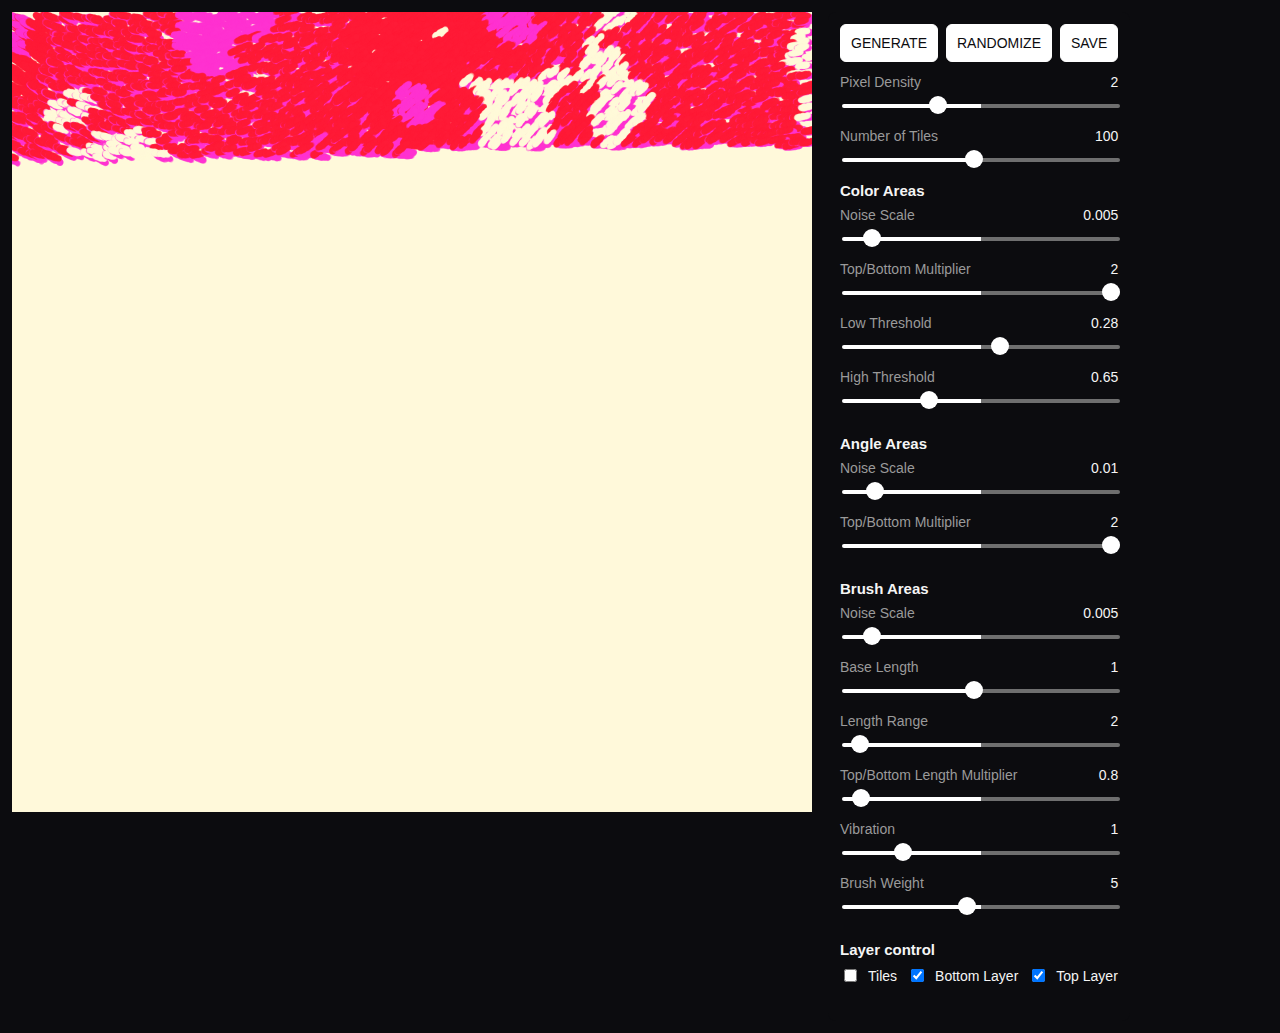
<file: index.html>
<!DOCTYPE html>
<html lang="en">
  <head>
    <meta charset="utf-8" />
    <meta name="viewport" content="width=device-width, initial-scale=1.0">

    <title>EndoMento</title>

    <link rel="icon" type="image/svg+xml" href="favicon.svg">

    <link rel="stylesheet" type="text/css" href="style.css">

    <script src="libraries/p5.min.js"></script>
    <script src="libraries/p5.sound.min.js"></script>
    <script src="libraries/p5.brush.js"></script>
  </head>

  <body>
    <script src="interactive.js"></script>
    <script src="controls.js"></script>
  </body>
</html>
</file>
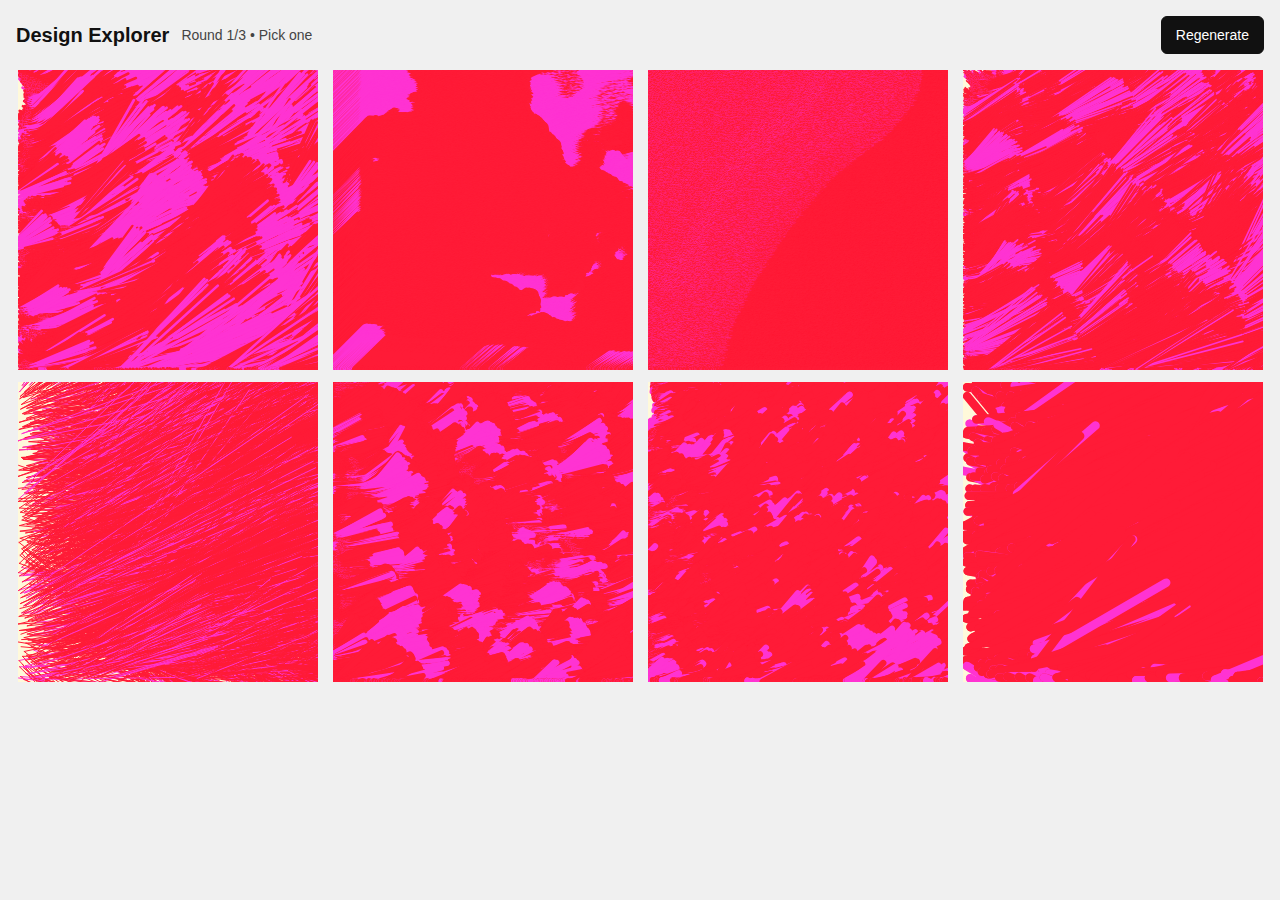
<file: doe.html>
<!DOCTYPE html>
<html lang="en">
  <head>
    <meta charset="utf-8" />
    <meta name="viewport" content="width=device-width, initial-scale=1.0">
    <title>DoE Explorer</title>
    <link rel="stylesheet" href="doe.css">
    <script src="libraries/p5.min.js"></script>
    <script src="libraries/p5.brush.static.js"></script>
  </head>
  <body>
    <div id="app">
      <header>
        <h1>Design Explorer</h1>
        <div id="status"></div>
        <div id="actions">
          <button id="regen">Regenerate</button>
        </div>
      </header>
      <div id="grid" class="grid"></div>
      <div id="final-actions" class="final-actions" style="display: none;">
        <button id="restart-all">Start Over</button>
        <button id="generate-full">Generate Full Resolution</button>
      </div>
    </div>
    <script src="doe.js"></script>
  </body>
</html>
</file>
<file: style.css>
html, body {
  margin: 0;
  padding: 0;
}

body {
  display: flex;
  align-items: flex-start;
  gap: 16px;
  padding: 12px;
  font-family: "Helvetica Neue", Arial, sans-serif;
  background: #0c0c0f;
  color: #f5f5f5;
  box-sizing: border-box;
}

canvas {
  display: block;
  flex-shrink: 0;
  order: 1;
}

#controls-panel {
  order: 2;
  min-width: 264px;
  padding: 12px;
  border: none;
  border-radius: 8px;
  background: #0c0c0f;
  box-shadow: none;
}

#instructions {
  order: 3;
  align-self: flex-start;
  margin-top: 64px;
  margin-left: 16px;
  color: #f5f5f5;
  font-size: 15px;
  line-height: 1.4;
  max-width: 320px;
  background: none;
  padding: 0;
}

#instructions ul {
  margin: 0;
  padding-left: 0;
  list-style: none;
}

#instructions li {
  margin-bottom: 8px;
}

#instructions li::before {
  content: "\2665";
  color: #f5f5f5;
  margin-right: 6px;
}

#controls-panel h2 {
  margin: 0 0 8px;
  font-size: 18px;
}

#controls-panel h3 {
  margin: 0 0 8px;
  font-size: 15px;
  color: #f5f5f5;
}

.control-note {
  margin: 0 0 12px;
  font-size: 13px;
  color: #dcdcdc;
}

.control-group {
  margin-bottom: 6px;
}

.toggle-row {
  display: flex;
  gap: 10px;
  margin-bottom: 14px;
  flex-wrap: nowrap;
  align-items: center;
}

.panel-section {
  margin-bottom: 18px;
}

.control-checkbox {
  display: flex;
  align-items: center;
  gap: 8px;
  font-size: 14px;
}

.control-row {
  display: flex;
  justify-content: space-between;
  align-items: center;
  margin-bottom: 2px;
  font-size: 14px;
}

.control-row label {
  color: #9a9a9a;
}

.control-value {
  font-variant-numeric: tabular-nums;
  color: #f5f5f5;
}

input[type="range"] {
  width: 100%;
  --val: 50%;
  --track-fill: #ffffff;
  --track-rest: #6f6f6f;
  background: transparent;
  -webkit-appearance: none;
  appearance: none;
  height: 24px;
}

input[type="range"]::-webkit-slider-runnable-track {
  height: 4px;
  background: linear-gradient(to right, var(--track-fill) 0%, var(--track-fill) var(--val), var(--track-rest) var(--val), var(--track-rest) 100%);
  border: none;
  border-radius: 2px;
}

input[type="range"]::-webkit-slider-thumb {
  -webkit-appearance: none;
  appearance: none;
  margin-top: -8px;
  width: 18px;
  height: 18px;
  border-radius: 50%;
  background: #ffffff;
  border: none;
  box-shadow: none;
}

input[type="range"]::-moz-range-track {
  height: 4px;
  background: linear-gradient(to right, var(--track-fill) 0%, var(--track-fill) var(--val), var(--track-rest) var(--val), var(--track-rest) 100%);
  border: none;
  border-radius: 2px;
}

input[type="range"]::-moz-range-thumb {
  width: 18px;
  height: 18px;
  border-radius: 50%;
  background: #ffffff;
  border: none;
  box-shadow: none;
}

input[type="range"]::-ms-track {
  height: 4px;
  background: transparent;
  border-color: transparent;
  color: transparent;
}

input[type="range"]::-ms-fill-lower,
input[type="range"]::-ms-fill-upper {
  background: linear-gradient(to right, var(--track-fill) 0%, var(--track-fill) var(--val), var(--track-rest) var(--val), var(--track-rest) 100%);
  border: none;
  border-radius: 2px;
}

input[type="range"]::-ms-thumb {
  width: 18px;
  height: 18px;
  border-radius: 50%;
  background: #ffffff;
  border: none;
  box-shadow: none;
}


.button-row {
  display: flex;
  gap: 8px;
  margin-bottom: 12px;
}

.button-row button {
  width: 100%;
}

button {
  width: 100%;
  padding: 10px;
  border: 1px solid #ffffff;
  border-radius: 6px;
  background: #ffffff;
  color: #0c0c0f;
  font-size: 14px;
  text-transform: uppercase;
  cursor: pointer;
  transition: background 0.2s ease, transform 0.1s ease;
}

button:hover {
  background: #e6e6e6;
}

button:active {
  transform: translateY(1px);
}
</file>
<file: doe.css>
* {
  box-sizing: border-box;
}

body {
  margin: 0;
  padding: 16px;
  font-family: "Helvetica Neue", Arial, sans-serif;
  background: #f0f0f0;
  color: #111;
}

#app {
  max-width: 1400px;
  margin: 0 auto;
}

header {
  display: flex;
  align-items: center;
  justify-content: space-between;
  gap: 12px;
  margin-bottom: 16px;
}

h1 {
  margin: 0;
  font-size: 20px;
}

#status {
  flex: 1;
  font-size: 14px;
  color: #444;
}

#actions {
  display: flex;
  gap: 8px;
}

button {
  padding: 10px 14px;
  border: 1px solid #111;
  border-radius: 6px;
  background: #111;
  color: #fff;
  font-size: 14px;
  cursor: pointer;
  transition: background 0.2s ease, transform 0.1s ease;
}

button:disabled {
  background: #777;
  border-color: #777;
  cursor: not-allowed;
}

button:hover:not(:disabled) {
  background: #222;
}

button:active:not(:disabled) {
  transform: translateY(1px);
}

.final-actions {
  margin-top: 16px;
  display: flex;
  gap: 12px;
}

.grid {
  display: grid;
  grid-template-columns: repeat(4, 1fr);
  gap: 12px;
  grid-auto-rows: 1fr;
}

.card {
  background: none;
  border: none;
  border-radius: 8px;
  padding: 0;
  display: flex;
  align-items: center;
  justify-content: center;
  cursor: pointer;
  transition: border-color 0.15s ease, transform 0.1s ease;
}

.card.selected {
  outline: 3px solid #111;
  outline-offset: -2px;
}

.placeholder {
  width: 300px;
  height: 300px;
  display: grid;
  place-items: center;
  color: #555;
  border: 1px dashed #ccc;
  border-radius: 4px;
}
</file>
